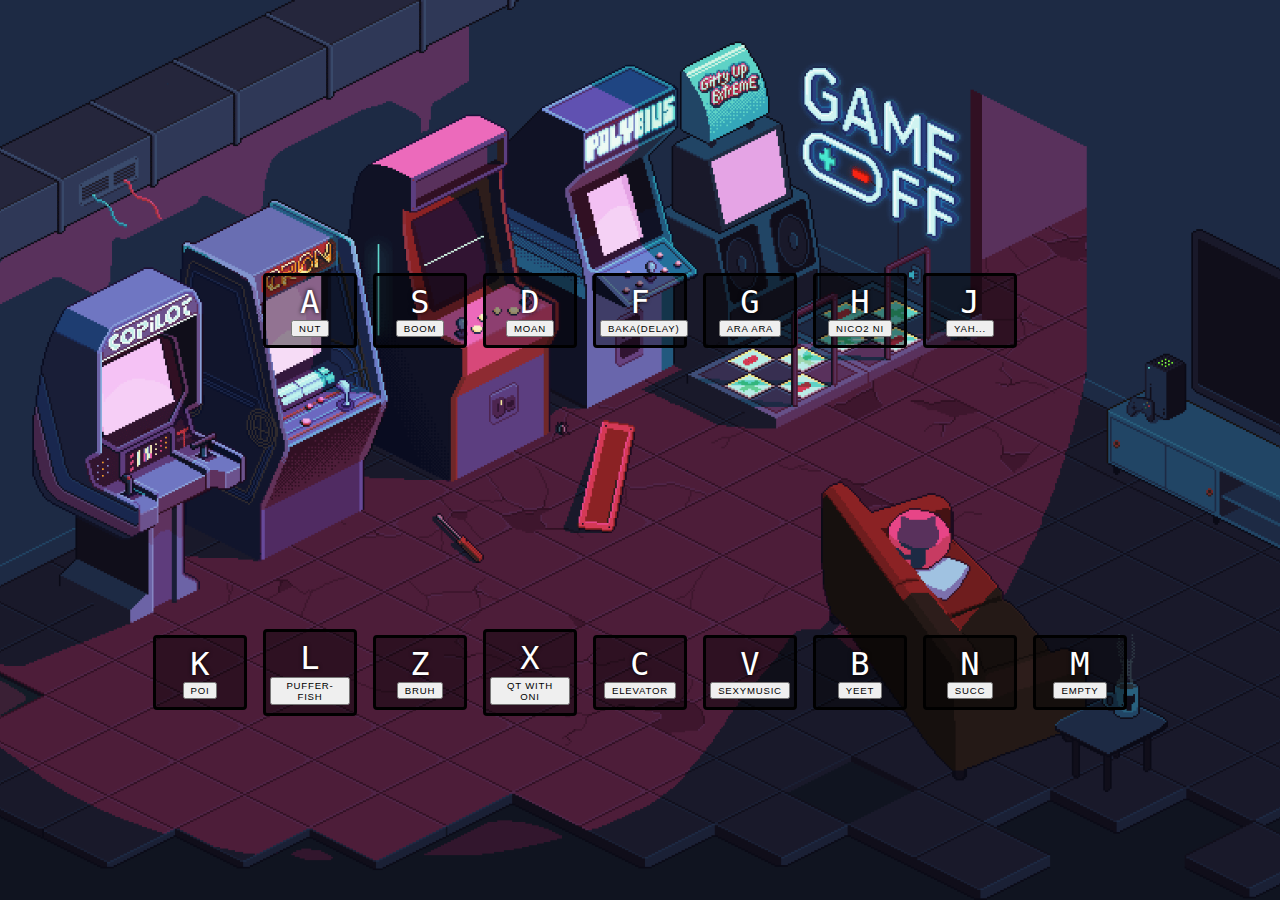
<file: index.html>
<!DOCTYPE HTML>
<html lang="en">
<head>
    <meta charset="UTF-8">
    <meta http-equiv="X-UA-Compatible" content="IE=edge">
    <meta name="viewport" content="width=device-width, initial-scale=1.0">
    <!-- Primary Meta Tags -->
    <title>Sound Button</title>
    <meta name="title" content="Sound Button">
    <meta name="description" content="sound button mengabut">

    <!-- Open Graph / Facebook -->
    <meta property="og:type" content="website">
    <meta property="og:url" content="https://nut.mikailthoriq.cf">
    <meta property="og:title" content="Sound Button">
    <meta property="og:description" content="sound button mengabut">
    <meta property="og:image" content="https://firebasestorage.googleapis.com/v0/b/fir-cache-riqq-cdn.appspot.com/o/pics%2Fnutprev1.png?alt=media&token=7870a2f8-1bc2-434b-9cb0-7a93833e1259">

    <!-- Twitter -->
    <meta property="twitter:card" content="summary_large_image">
    <meta property="twitter:url" content="https://nut.mikailthoriq.cf">
    <meta property="twitter:title" content="Sound Button">
    <meta property="twitter:description" content="sound button mengabut">
    <meta property="twitter:image" content="https://firebasestorage.googleapis.com/v0/b/fir-cache-riqq-cdn.appspot.com/o/pics%2Fnutprev1.png?alt=media&token=7870a2f8-1bc2-434b-9cb0-7a93833e1259">
    <meta author="thoriq" content="sore sore ngegabut">
    <link rel="shortcut icon" type="image/jpg" href="./img/faviconnutv1.jpg"/>
    <link rel="stylesheet" type="text/css" href="./normalize.css">
    <link rel="stylesheet" type="text/css" href="./nut-styles.css">
</head>
<body>
    <!-- the glory button -->
    <div class="keys">
        <div data-key="65" class="key">
          <kbd>A</kbd>
          <button onclick="startbutton('sound1')" class="sound">Nut</button>
        </div>
        <div data-key="83" class="key">
          <kbd>S</kbd>
          <button onclick="startbutton('sound2')" class="sound">boom</button>
        </div>
        <div data-key="68" class="key">
          <kbd>D</kbd>
          <button onclick="startbutton('sound3')" class="sound">moan</button>
        </div>
        <div data-key="70" class="key">
          <kbd>F</kbd>
          <button onclick="startbutton('sound4')" class="sound">baka(delay)</button>
        </div>
        <div data-key="71" class="key">
          <kbd>G</kbd>
          <button onclick="startbutton('sound5')" class="sound">ara ara</button>
        </div>
        <div data-key="72" class="key">
          <kbd>H</kbd>
          <button onclick="startbutton('sound6')" class="sound">nico2 ni</button>
        </div>
        <div data-key="74" class="key">
          <kbd>J</kbd>
          <button onclick="startbutton('sound7')" class="sound">Yah...</button>
        </div>
      </div>
      <div class="keys2">
        <div data-key="75" class="key">
          <kbd>K</kbd>
          <button onclick="startbutton('sound8')" class="sound">poi</button>
        </div>
        <div data-key="76" class="key">
          <kbd>L</kbd>
          <button onclick="startbutton('sound9')" class="sound">puffer-fish</button>
        </div>
        <div data-key="90" class="key">
          <kbd>Z</kbd>
          <button onclick="startbutton('sound10')" class="sound">bruh</button>
        </div>
        <div data-key="88" class="key">
          <kbd>X</kbd>
          <button onclick="startbutton('sound11')" class="sound">qt with oni</button>
        </div>
        <div data-key="67" class="key">
          <kbd>C</kbd>
          <button onclick="startbutton('sound12')" class="sound">elevator</button>
        </div>
        <div data-key="86" class="key">
          <kbd>V</kbd>
          <button onclick="startbutton('sound13')" class="sound">sexymusic</button>
        </div>
        <div data-key="66" class="key">
          <kbd>B</kbd>
          <button onclick="startbutton('sound14')" class="sound">yeet</button>
        </div>
        <div data-key="78" class="key">
          <kbd>N</kbd>
          <button onclick="startbutton('sound15')" class="sound">SUCC</button>
        </div>
        <div data-key="77" class="key">
          <kbd>M</kbd>
          <button onclick="startbutton('sound16')" class="sound">empty</button>
          </div>
      </div>
    

    <!-- sauce audio files (keyboard oriented) -->
        <audio data-key="65" src="sounds/nut.mp3"></audio>
        <audio data-key="83" src="sounds/vine-boom.mp3"></audio>
        <audio data-key="68" src="sounds/cute-moan-2-mp3.mp3"></audio>
        <audio data-key="70" src="sounds/baka.mp3"></audio>
        <audio data-key="71" src="sounds/lisa_ara_ara_normalized_lGdXcjK.mp3"></audio>
        <audio data-key="72" src="sounds/niconiconilovesyou-3_cutted.mp3"></audio>
        <audio data-key="74" src="sounds/yah.mp3"></audio>
        <audio data-key="75" src="sounds/poi.mp3"></audio>
        <audio data-key="76" src="sounds/aaughmp3.mp3"></audio>
        <audio data-key="90" src="sounds/bruh.mp3"></audio>
        <audio data-key="88" src="sounds/qualitytimewithonichan.mp3"></audio>
        <audio data-key="67" src="sounds/musique-dascenseur-mp3cut.mp3"></audio>
        <audio data-key="86" src="sounds/sexymusic.mp3"></audio>
        <audio data-key="66" src="sounds/yeet.mp3"></audio>
        <audio data-key="78" src="sounds/succ.mp3"></audio>
        <audio data-key="77" src="/"></audio>

    <!-- sauce audio file (button oriented) -->
    <audio id="sound1" src="sounds/nut.mp3"></audio>
    <audio id="sound2" src="sounds/vine-boom.mp3"></audio>
    <audio id="sound3" src="sounds/cute-moan-2-mp3.mp3"></audio>
    <audio id="sound4" src="sounds/baka.mp3"></audio>
    <audio id="sound5" src="sounds/lisa_ara_ara_normalized_lGdXcjK.mp3"></audio>
    <audio id="sound6" src="sounds/niconiconilovesyou-3_cutted.mp3"></audio>
    <audio id="sound7" src="sounds/yah.mp3"></audio>
    <audio id="sound8" src="sounds/poi.mp3"></audio>
    <audio id="sound9" src="sounds/aaughmp3.mp3"></audio>
    <audio id="sound10" src="sounds/bruh.mp3"></audio>
    <audio id="sound11" src="sounds/qualitytimewithonichan.mp3"></audio>
    <audio id="sound12" src="sounds/musique-dascenseur-mp3cut.mp3"></audio>
    <audio id="sound13" src="sounds/sexymusic.mp3"></audio>
    <audio id="sound14" src="sounds/yeet.mp3"></audio>
    <audio id="sound15" src="sounds/succ.mp3"></audio>
    <audio id="sound16" src="/"></audio>


<script src="./moan.js"></script>
</body>
</html>
</file>
<file: nut-styles.css>
/* buat benerin background nya */

/* body {
    margin: 0;
    padding: 0;
    border: 0;
    height: 100vh;
    font-family: sans-serif;
    box-sizing: border-box;
    list-style: none;
    display: flex;
    flex-direction: column;
} 
*/


html {
  font-size: 8px;
  background: url('./img/game-off-2021.gif') center;
  background-size: cover;
}

body,html {
  margin: 0;
  padding: 0;
  border: 0;
  height: 100vh;
  font-family: sans-serif;
  display: flex;
  flex-direction: column;
  font-family: sans-serif;
  box-sizing: border-box;
  list-style: none;
}

.keys {
  display: flex;
  min-height: 69vh;
  align-items: center;
  justify-content: center;
}

.key {
  border: .4rem solid black;
  border-radius: .5rem;
  margin: 1rem;
  font-size: 1.5rem;
  padding: 1rem .5rem;
  transition: all .07s ease;
  width: 10rem;
  text-align: center;
  color: white;
  background: rgba(0,0,0,0.4);
  text-shadow: 0 0 .5rem black;
}

.keys2 {
display: flex;
align-items: center;
justify-content: center;
}

.playing {
  transform: scale(1.1);
  border-color: #ffc600;
  box-shadow: 0 0 1rem #ffc600;
}

kbd {
  display: block;
  font-size: 4rem;
}

.sound {
  font-size: 1.2rem;
  text-transform: uppercase;
  letter-spacing: .1rem;
  color: #000000;
}
</file>
